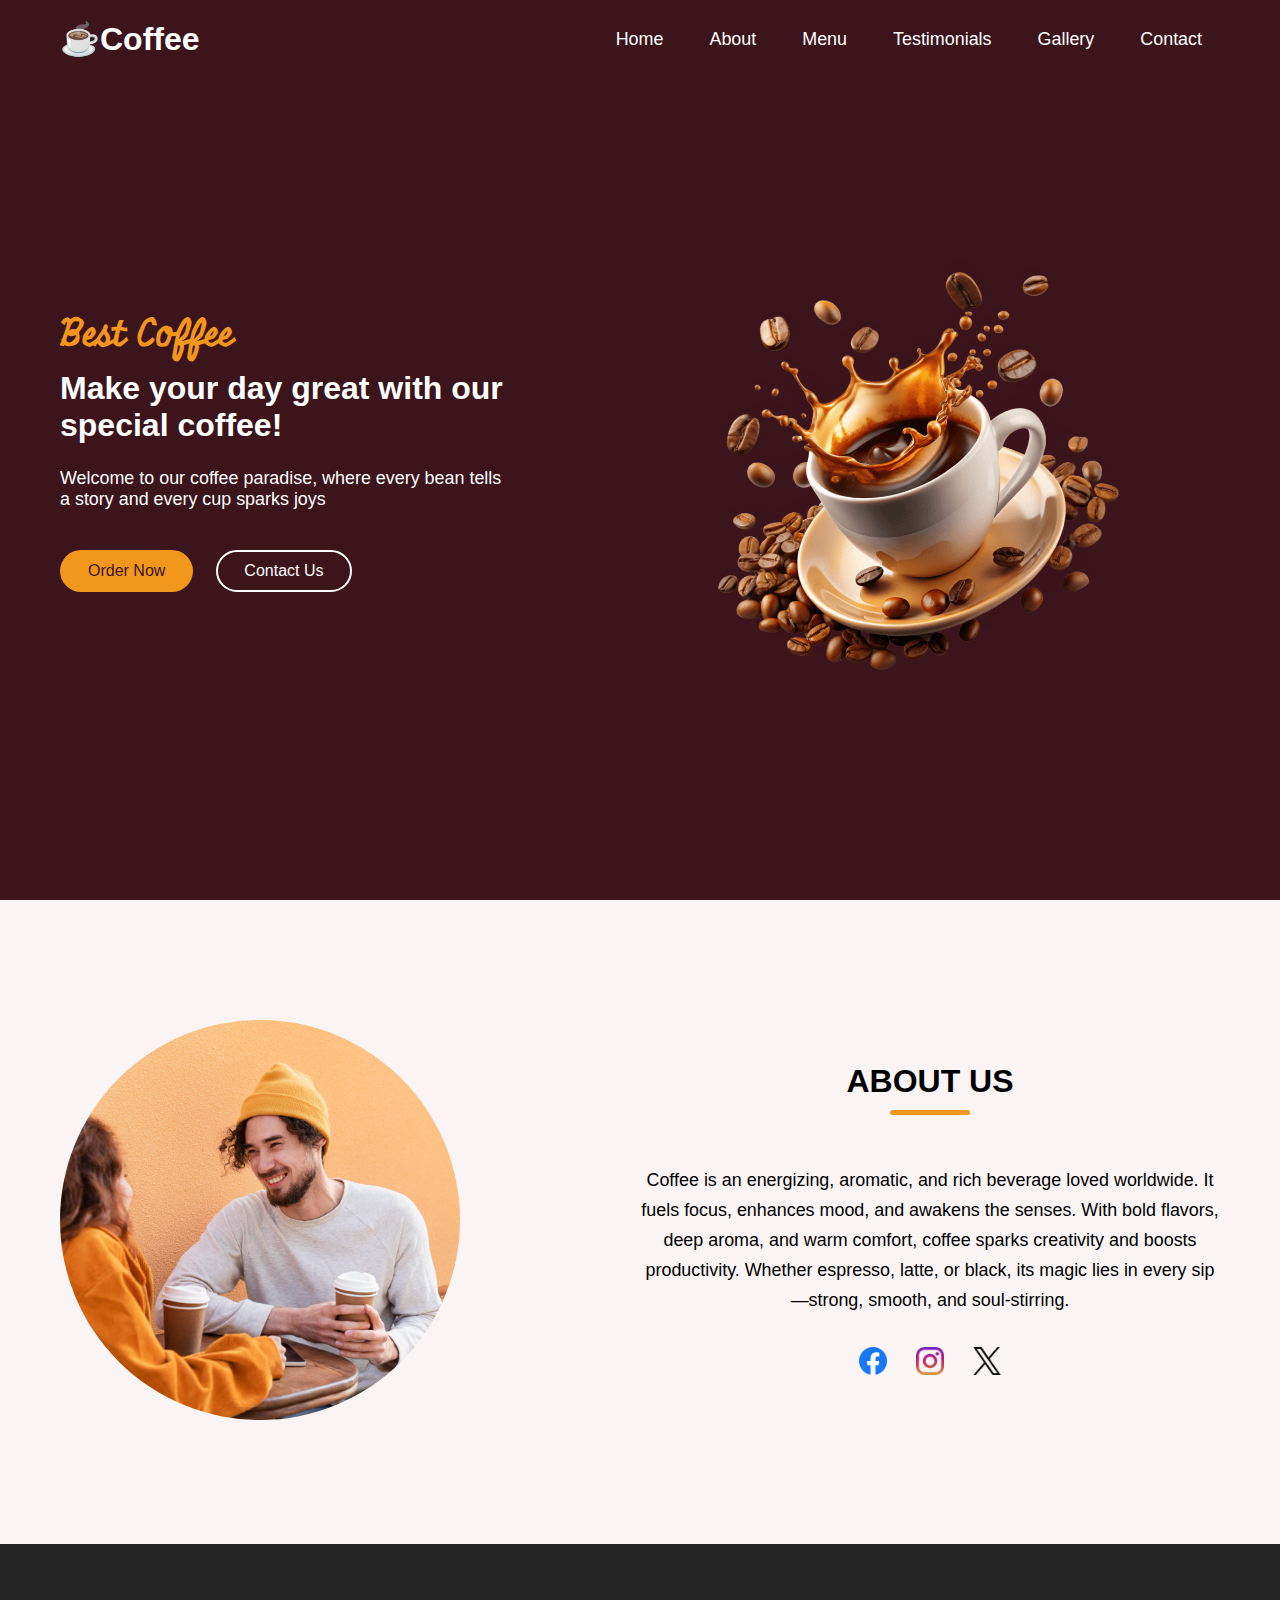
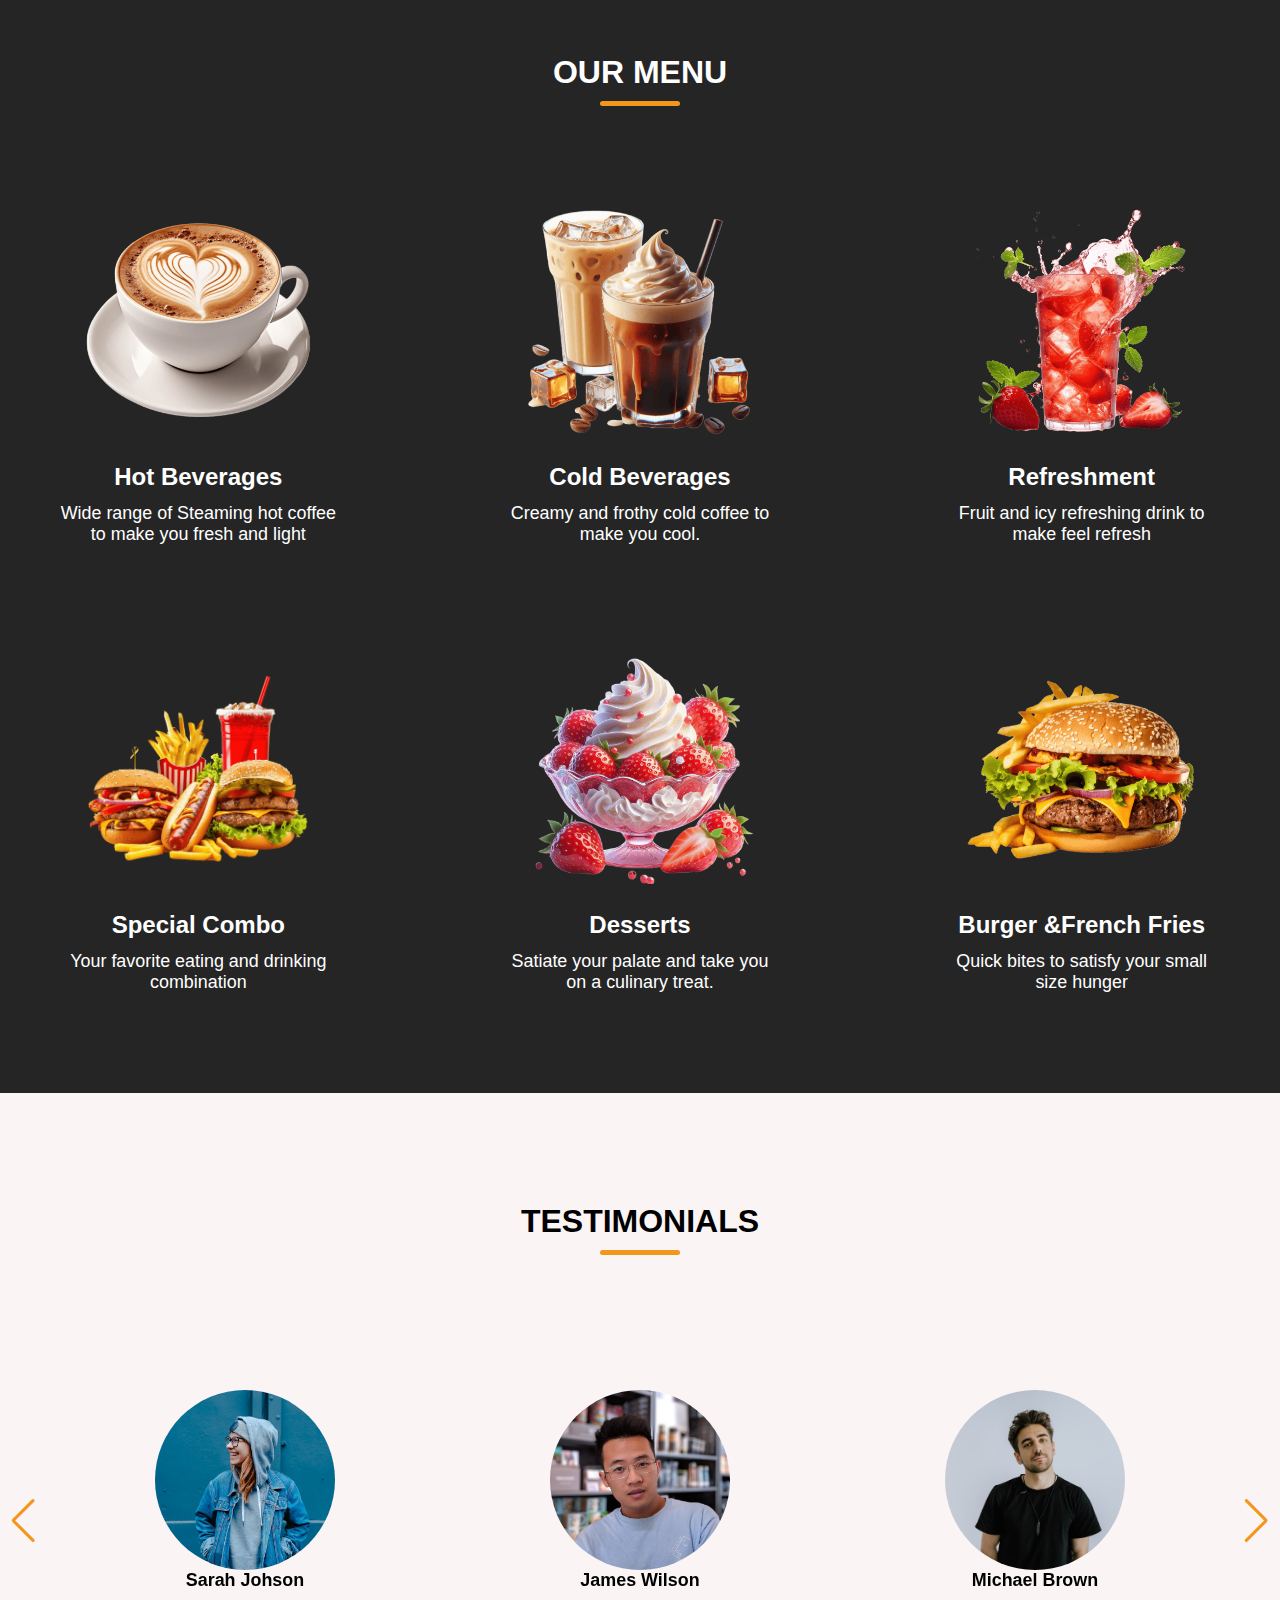
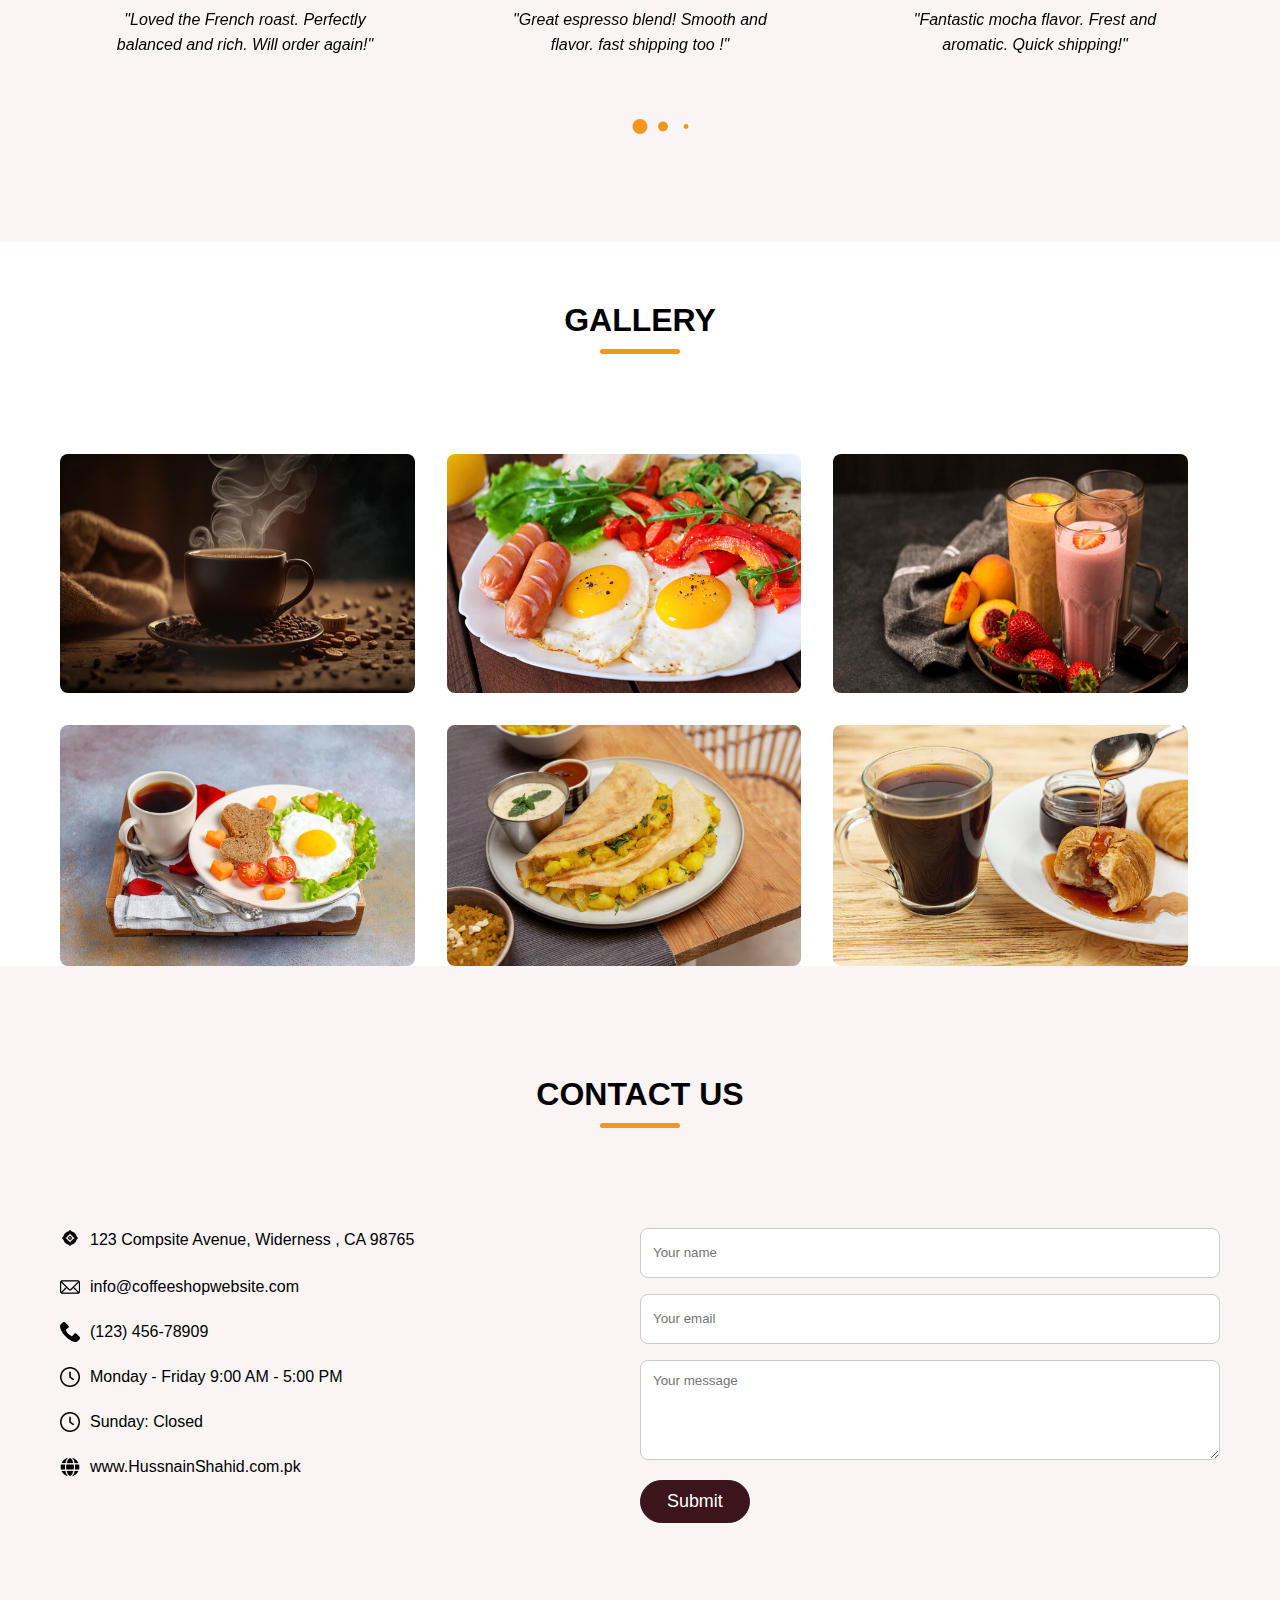
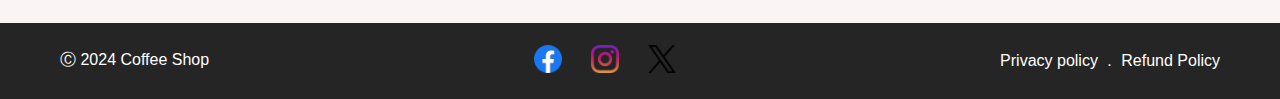
<file: index.html>
<!DOCTYPE html>
<html lang="en">
  <head>
    <meta charset="UTF-8" />
    <meta name="viewport" content="width=device-width, initial-scale=1.0" />
    <title>Coffee Website</title>
    <link rel="icon"  href="☕">
    <link
      href="https://fonts.googleapis.com/css2?family=Miniver&display=swap"
      rel="stylesheet"
    />
    <link
      rel="stylesheet"
      href="https://cdn.jsdelivr.net/npm/swiper@11/swiper-bundle.min.css"
    />

    <link rel="stylesheet" href="Coffee.css" />
  </head>
  <body>
    <!-- header /Navbar -->
    <header>
      <nav class="navbar section-content">
        <a href="#" class="nav-logo">
          <h2 class="logo-text">☕Coffee</h2>
        </a>
        <ul class="nav-menu">
          <img id="menu-close-button" src="images/close.png" alt="close icon" />
          <li class="nav-item">
            <a href="#" class="nav-link">Home</a>
          </li>
          <li class="nav-item">
            <a href="#about" class="nav-link">About</a>
          </li>
          <li class="nav-item">
            <a href="#menu" class="nav-link">Menu</a>
          </li>
          <li class="nav-item">
            <a href="#testimonails" class="nav-link">Testimonials</a>
          </li>
          <li class="nav-item">
            <a href="#gallery" class="nav-link">Gallery</a>
          </li>
          <li class="nav-item">
            <a href="#contact" class="nav-link">Contact</a>
          </li>
        </ul>
        <img id="menu-open-button" src="images/menu.png" alt="menu icon" />
      </nav>
    </header>
    <!--hero / inner content all  -->
    <main>
      <!--hero section  -->
      <section class="hero-section">
        <div class="section-content">
          <div class="hero-details">
            <h2 class="title">Best Coffee</h2>
            <h3 class="subtitle">
              Make your day great with our special coffee!
            </h3>
            <p class="description">
              Welcome to our coffee paradise, where every bean tells a story and
              every cup sparks joys
            </p>

            <div class="buttons">
              <a href="#" class="button order-now">Order Now</a>
              <a href="#" class="button contact-us">Contact Us</a>
            </div>
          </div>
          <div class="hera-image-wrapper">
            <img
              src="images/coffee-hero-section.png"
              class="hero-image"
              alt="Coffee image"
            />
          </div>
        </div>
      </section>

      <!-- about section -->
      <section class="about-section" id="about">
        <div class="section-content">
          <div class="about-image-wrapper">
            <img
              src="images/about-image.jpg"
              alt="about coffec"
              class="about-image"
            />
          </div>
          <div class="about-details">
            <h2 class="section-title">About Us</h2>
            <p class="text">
              Coffee is an energizing, aromatic, and rich beverage loved
              worldwide. It fuels focus, enhances mood, and awakens the senses.
              With bold flavors, deep aroma, and warm comfort, coffee sparks
              creativity and boosts productivity. Whether espresso, latte, or
              black, its magic lies in every sip—strong, smooth, and
              soul-stirring.
            </p>
            <div class="social-link-list">
              <a href="#"
                ><img src="images/facebook.png" alt="" class="social-link"
              /></a>
              <a href="#"
                ><img src="images/instagram.png" alt="" class="social-link"
              /></a>
              <a href="#"
                ><img src="images/twitter.png" alt="" class="social-link"
              /></a>
            </div>
          </div>
        </div>
      </section>

      <!-- Menu section -->
      <section class="menu-section" id="menu" >
        <h2 class="section-title">Our Menu</h2>
        <div class="section-content">
          <ul class="menu-list">
            <li class="menu-item">
              <img
                src="images/hot-beverages.png"
                alt="hot beverages"
                class="menu-image"
              />
              <h3 class="name">Hot Beverages</h3>
              <p class="text">
                Wide range of Steaming hot coffee to make you fresh and light
              </p>
            </li>
            <li class="menu-item">
              <img
                src="images/cold-beverages.png"
                alt="cold beverages"
                class="menu-image"
              />
              <h3 class="name">Cold Beverages</h3>
              <p class="text">
                Creamy and frothy cold coffee to make you cool.
              </p>
            </li>
            <li class="menu-item">
              <img
                src="images/refreshment.png"
                alt="refreshment"
                class="menu-image"
              />
              <h3 class="name">Refreshment</h3>
              <p class="text">
                Fruit and icy refreshing drink to make feel refresh
              </p>
            </li>
            <li class="menu-item">
              <img
                src="images/special-combo.png"
                alt="special-combo"
                class="menu-image"
              />
              <h3 class="name">Special Combo</h3>
              <p class="text">Your favorite eating and drinking combination</p>
            </li>
            <li class="menu-item">
              <img
                src="images/desserts.png"
                alt="hot desserts"
                class="menu-image"
              />
              <h3 class="name">Desserts</h3>
              <p class="text">
                Satiate your palate and take you on a culinary treat.
              </p>
            </li>
            <li class="menu-item">
              <img
                src="images/burger-frenchfries.png"
                alt="burger-frenchfries"
                class="menu-image"
              />
              <h3 class="name">Burger &French Fries</h3>
              <p class="text">Quick bites to satisfy your small size hunger</p>
            </li>
          </ul>
        </div>
      </section>

      <!-- testimonials -->
      <section class="testimonials-section" id="testimonails">
        <h2 class="section-title">Testimonials</h2>
        <div class="section-contect">
          <div class="slider-container swiper">
            <div class="slider-wrapper">
              <ul class="testimonials-list swiper-wrapper">
                <li class="testimonail swiper-slide">
                  <img src="images/user-1.jpg" class="user-image" alt="User" />
                  <h3 class="name">Sarah Johson</h3>
                  <i class="feedback"
                    >"Loved the French roast. Perfectly balanced and rich. Will
                    order again!"</i
                  >
                </li>
                <li class="testimonail swiper-slide">
                  <img src="images/user-2.jpg" class="user-image" alt="User" />
                  <h3 class="name">James Wilson</h3>
                  <i class="feedback"
                    >"Great espresso blend! Smooth and flavor. fast shipping too
                    !"</i
                  >
                </li>
                <li class="testimonail swiper-slide">
                  <img src="images/user-3.jpg" class="user-image" alt="User" />
                  <h3 class="name">Michael Brown</h3>
                  <i class="feedback"
                    >"Fantastic mocha flavor. Frest and aromatic. Quick
                    shipping!"</i
                  >
                </li>
                <li class="testimonail swiper-slide">
                  <img src="images/user-4.jpg" class="user-image" alt="User" />
                  <h3 class="name">Emily Garris</h3>
                  <i class="feedback"
                    >"Excellent quality! Fresh beans and quick delivery. Kighly
                    recommend!"</i
                  >
                </li>
                <li class="testimonail swiper-slide">
                  <img src="images/user-5.jpg" class="user-image" alt="User" />
                  <h3 class="name">Anthony Thompson</h3>
                  <i class="feedback"
                    >"Loved the French roast. Perfectly balanced and rich. Will
                    order again!"</i
                  >
                </li>
              </ul>

              <div class="swiper-pagination"></div>
              <div class="swiper-slide-button swiper-button-prev"></div>
              <div class="swiper-slide-button swiper-button-next"></div>
            </div>
          </div>
        </div>
      </section>

      <!-- Gallery section -->
       <sectoin class="gallery-section" id="gallery">
        <h2 class="section-title">Gallery</h2>
        <div class="section-content">
            <ul class="gallery-list">
                <li class="gallery-item">
                    <img src="images/gallery-1.jpg" alt="gallery" class="gallery-image">
                </li>
                <li class="gallery-item">
                    <img src="images/gallery-2.jpg" alt="gallery" class="gallery-image">
                </li>
                <li class="gallery-item">
                    <img src="images/gallery-3.jpg" alt="gallery" class="gallery-image">
                </li>
                <li class="gallery-item">
                    <img src="images/gallery-4.jpg" alt="gallery" class="gallery-image">
                </li>
                <li class="gallery-item">
                    <img src="images/gallery-5.jpg" alt="gallery" class="gallery-image">
                </li>
                <li class="gallery-item">
                    <img src="images/gallery-6.jpg" alt="gallery" class="gallery-image">
                </li>
            </ul>
        </div>
       </sectoin>

       <!-- contact section -->
        <section class="contact-section" id="contact" >
            <h2 class="section-title">Contact Us</h2>
            <div class="section-content">
                <ul class="scontact-info-list">
                    <li class="contact-info">
                        <div><img src="images/target.png" class="targetimage" alt=""></div>
                        <div>123 Compsite Avenue, Widerness , CA 98765</div>
                    </li>
                    <li class="contact-info">
                        <img src="images/mail.png" class="targetimage" alt="">
                        <p>info@coffeeshopwebsite.com</p>
                    </li>
                    <li class="contact-info">
                        <img src="images/phonecall.png" class="targetimage" alt="">
                        <p>(123) 456-78909</p>
                    </li>
                    <li class="contact-info">
                        <img src="images/clock.png" class="targetimage" alt="">
                        <p>Monday - Friday 9:00 AM - 5:00 PM</p>
                    </li>
                    <li class="contact-info">
                        <img src="images/clock.png" class="targetimage" alt="">
                        <p>Sunday: Closed</p>
                    </li>
                    <li class="contact-info">
                        <img src="images/web.png" class="targetimage" alt="">
                        <p>www.HussnainShahid.com.pk</p>
                    </li>
                </ul>
                <form action="#" class="contact-form" >
                    <input type="text" required placeholder="Your name"  class="form-input">
                    <input type="email" required placeholder="Your email" class="form-input">
                    <textarea placeholder="Your message" class="form-input" id="text-input"  required></textarea>
                    <button class="submit-button">Submit</button>
                </form>
            </div>
        </section>
        <!-- footer section -->
        <footer class="footer-section" >
            <div class="section-content">
                <p class="copyright-text">&#9400; 2024 Coffee Shop</p>
                <div class="social-link-list">
              <a href="#"
                ><img src="images/facebook.png" alt="" class="social-link"
              /></a>
              <a href="#"
                ><img src="images/instagram.png" alt="" class="social-link"
              /></a>
              <a href="#"
                ><img src="images/twitter.png" alt="" class="social-link"
              /></a>
            </div>

            <p class="policy-text">
                <a href="#" class="policy-link">Privacy policy</a>
                <span class="separator" >.</span>
                <a href="#" class="policy-link">Refund Policy</a>
            </p>
            </div>
        </footer>
    </main>
    <script src="https://cdn.jsdelivr.net/npm/swiper@11/swiper-bundle.min.js"></script>


    <script src="Coffee.js"></script>
  </body>
</html>
</file>
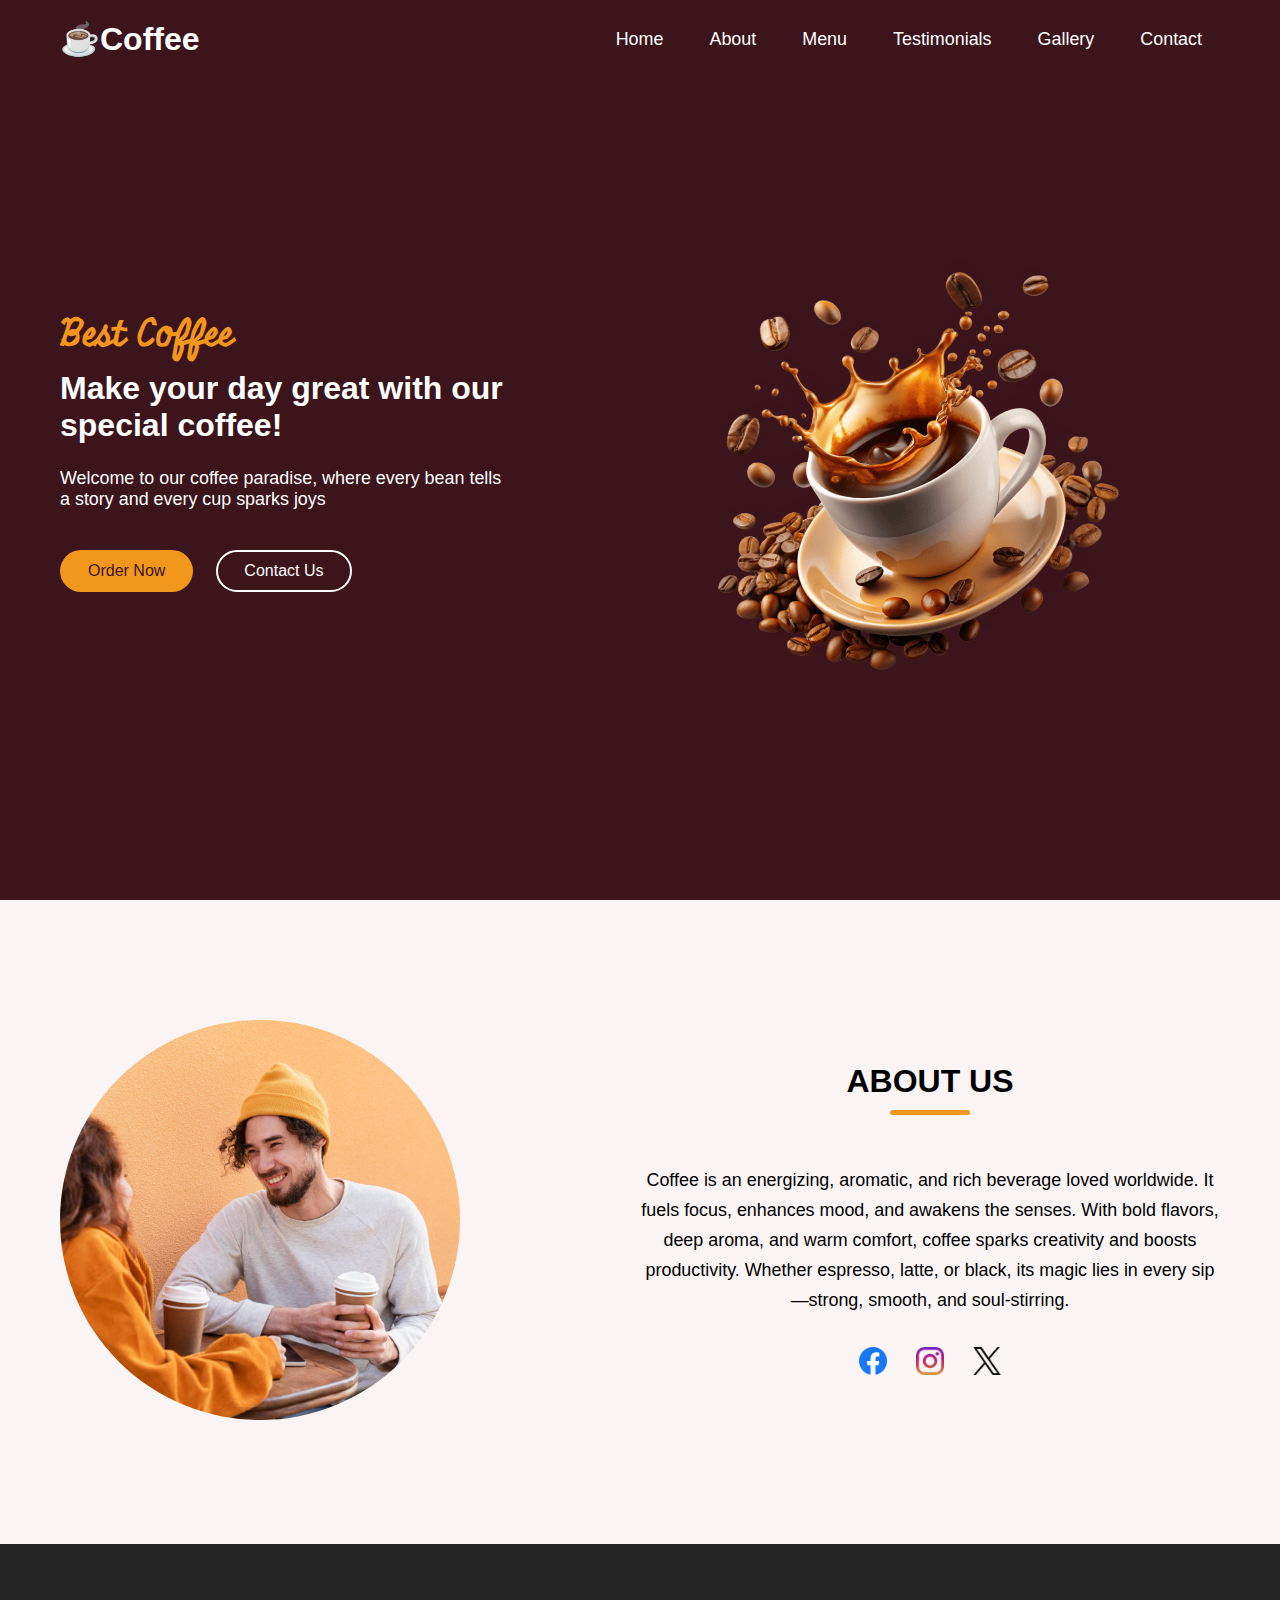
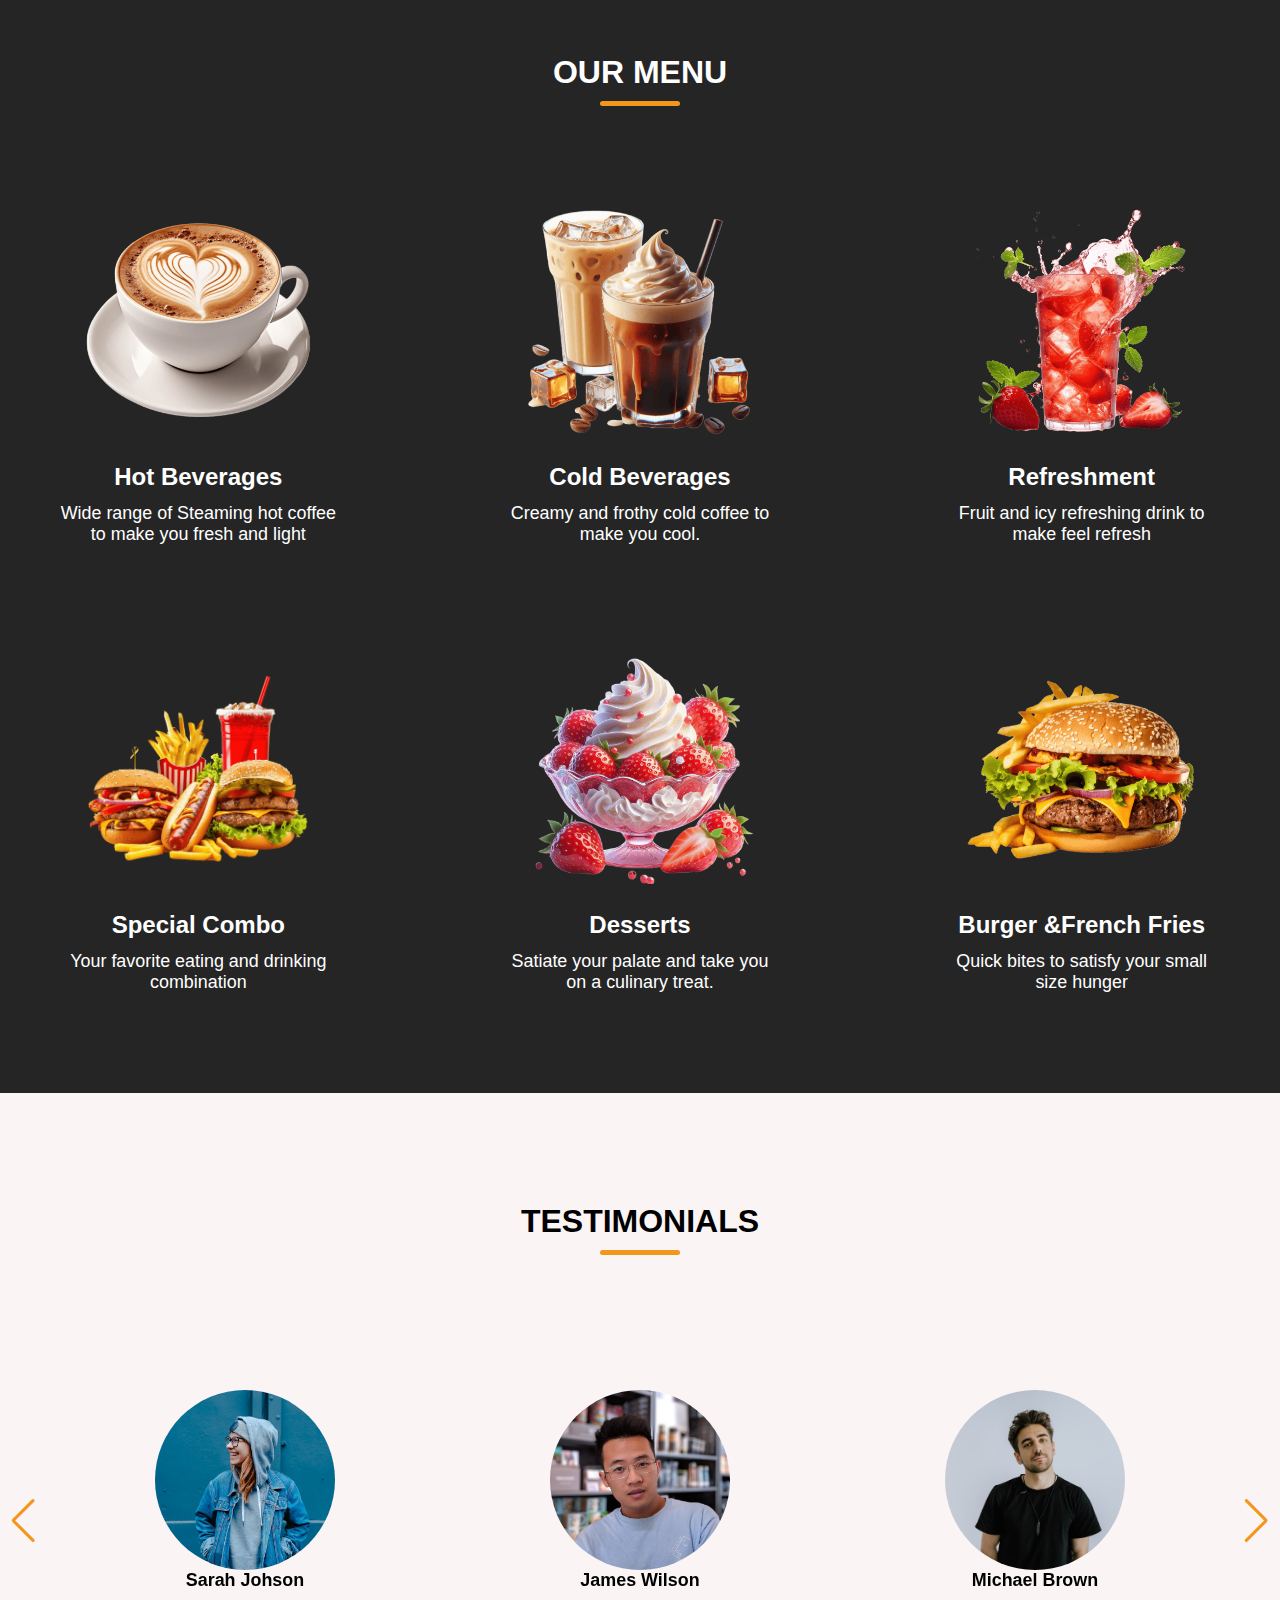
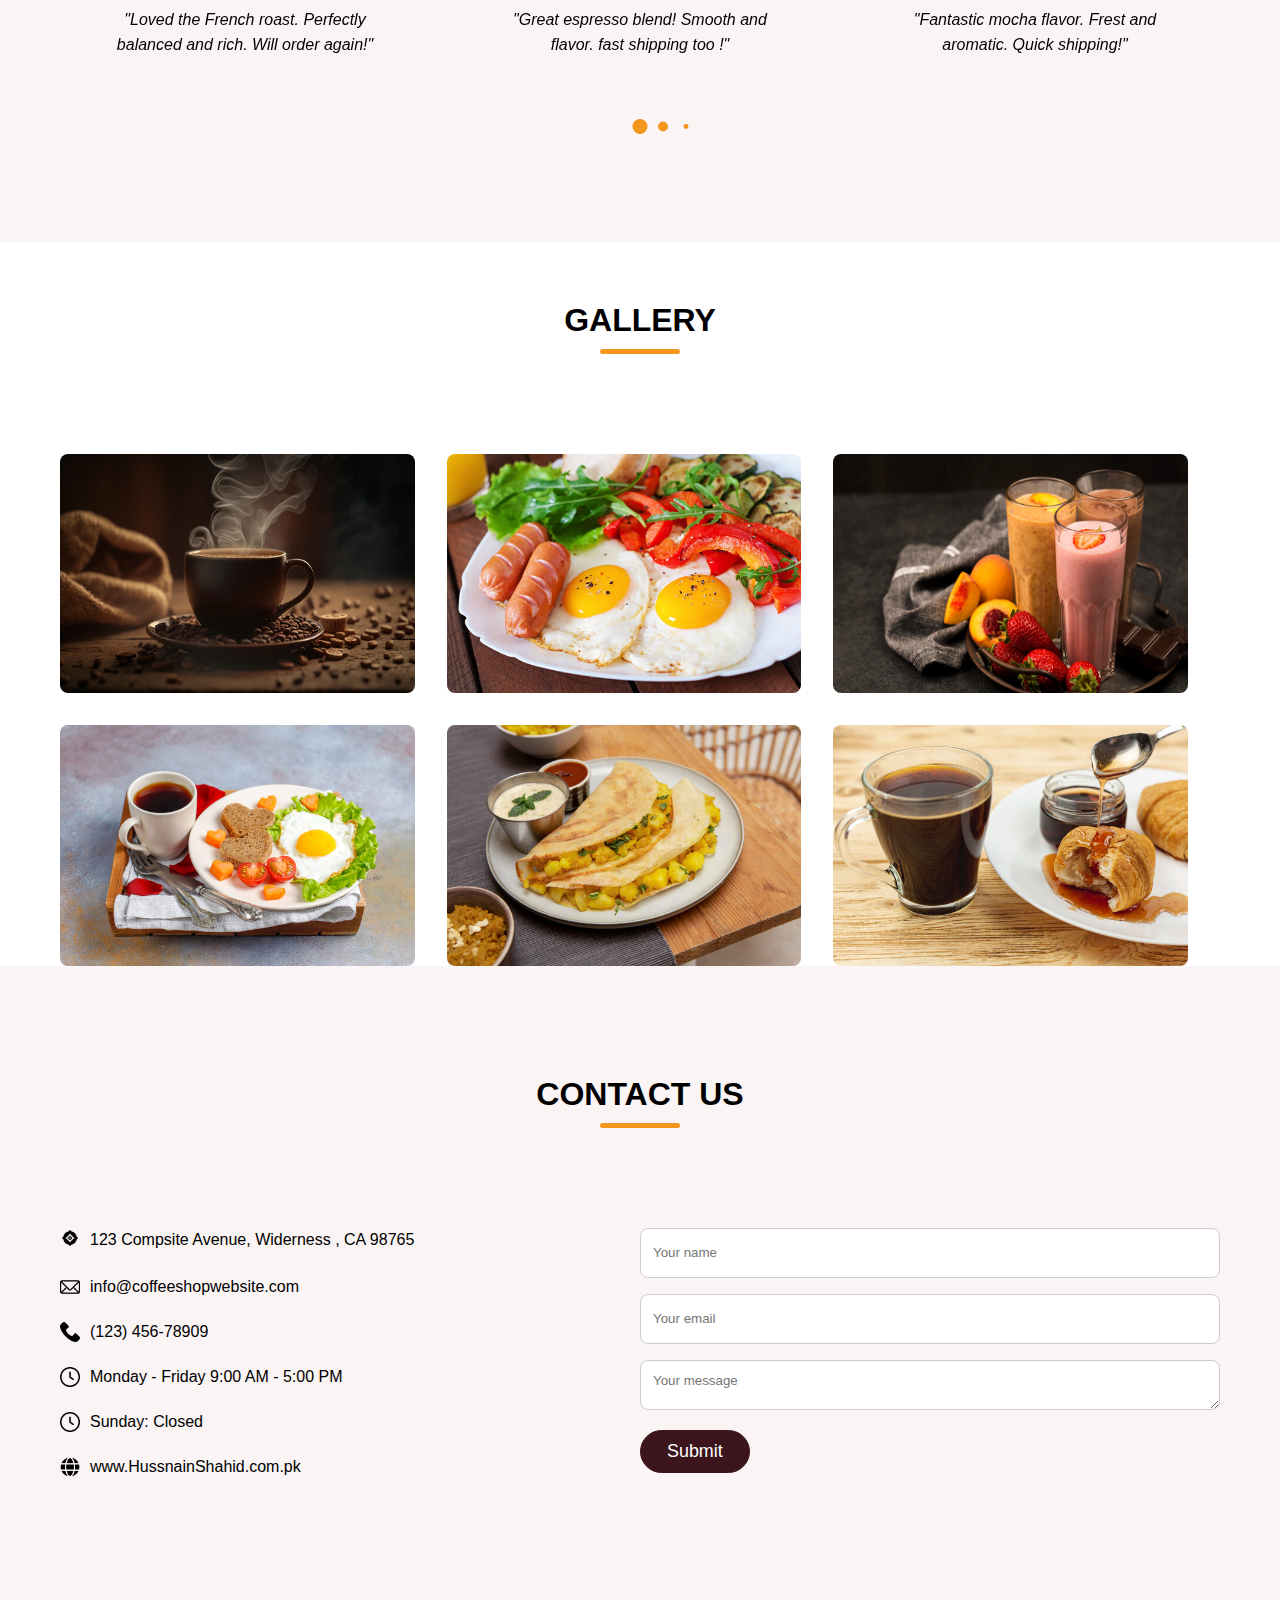
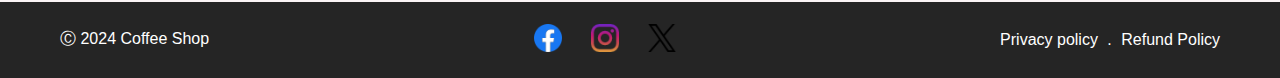
<file: Coffee.html>
<!DOCTYPE html>
<html lang="en">
  <head>
    <meta charset="UTF-8" />
    <meta name="viewport" content="width=device-width, initial-scale=1.0" />
    <title>Coffee Website</title>
    
    <link
      href="https://fonts.googleapis.com/css2?family=Miniver&display=swap"
      rel="stylesheet"
    />
    <link
      rel="stylesheet"
      href="https://cdn.jsdelivr.net/npm/swiper@11/swiper-bundle.min.css"
    />

    <link rel="stylesheet" href="Coffee.css" />
  </head>
  <body>
    <!-- header /Navbar -->
    <header>
      <nav class="navbar section-content">
        <a href="#" class="nav-logo">
          <h2 class="logo-text">☕Coffee</h2>
        </a>
        <ul class="nav-menu">
          <img id="menu-close-button" src="images/close.png" alt="close icon" />
          <li class="nav-item">
            <a href="#" class="nav-link">Home</a>
          </li>
          <li class="nav-item">
            <a href="#about" class="nav-link">About</a>
          </li>
          <li class="nav-item">
            <a href="#menu" class="nav-link">Menu</a>
          </li>
          <li class="nav-item">
            <a href="#testimonails" class="nav-link">Testimonials</a>
          </li>
          <li class="nav-item">
            <a href="#gallery" class="nav-link">Gallery</a>
          </li>
          <li class="nav-item">
            <a href="#contact" class="nav-link">Contact</a>
          </li>
        </ul>
        <img id="menu-open-button" src="images/menu.png" alt="menu icon" />
      </nav>
    </header>
    <!--hero / inner content all  -->
    <main>
      <!--hero section  -->
      <section class="hero-section">
        <div class="section-content">
          <div class="hero-details">
            <h2 class="title">Best Coffee</h2>
            <h3 class="subtitle">
              Make your day great with our special coffee!
            </h3>
            <p class="description">
              Welcome to our coffee paradise, where every bean tells a story and
              every cup sparks joys
            </p>

            <div class="buttons">
              <a href="#" class="button order-now">Order Now</a>
              <a href="#" class="button contact-us">Contact Us</a>
            </div>
          </div>
          <div class="hera-image-wrapper">
            <img
              src="images/coffee-hero-section.png"
              class="hero-image"
              alt="Coffee image"
            />
          </div>
        </div>
      </section>

      <!-- about section -->
      <section class="about-section" id="about">
        <div class="section-content">
          <div class="about-image-wrapper">
            <img
              src="images/about-image.jpg"
              alt="about coffec"
              class="about-image"
            />
          </div>
          <div class="about-details">
            <h2 class="section-title">About Us</h2>
            <p class="text">
              Coffee is an energizing, aromatic, and rich beverage loved
              worldwide. It fuels focus, enhances mood, and awakens the senses.
              With bold flavors, deep aroma, and warm comfort, coffee sparks
              creativity and boosts productivity. Whether espresso, latte, or
              black, its magic lies in every sip—strong, smooth, and
              soul-stirring.
            </p>
            <div class="social-link-list">
              <a href="#"
                ><img src="images/facebook.png" alt="" class="social-link"
              /></a>
              <a href="#"
                ><img src="images/instagram.png" alt="" class="social-link"
              /></a>
              <a href="#"
                ><img src="images/twitter.png" alt="" class="social-link"
              /></a>
            </div>
          </div>
        </div>
      </section>

      <!-- Menu section -->
      <section class="menu-section" id="menu" >
        <h2 class="section-title">Our Menu</h2>
        <div class="section-content">
          <ul class="menu-list">
            <li class="menu-item">
              <img
                src="images/hot-beverages.png"
                alt="hot beverages"
                class="menu-image"
              />
              <h3 class="name">Hot Beverages</h3>
              <p class="text">
                Wide range of Steaming hot coffee to make you fresh and light
              </p>
            </li>
            <li class="menu-item">
              <img
                src="images/cold-beverages.png"
                alt="cold beverages"
                class="menu-image"
              />
              <h3 class="name">Cold Beverages</h3>
              <p class="text">
                Creamy and frothy cold coffee to make you cool.
              </p>
            </li>
            <li class="menu-item">
              <img
                src="images/refreshment.png"
                alt="refreshment"
                class="menu-image"
              />
              <h3 class="name">Refreshment</h3>
              <p class="text">
                Fruit and icy refreshing drink to make feel refresh
              </p>
            </li>
            <li class="menu-item">
              <img
                src="images/special-combo.png"
                alt="special-combo"
                class="menu-image"
              />
              <h3 class="name">Special Combo</h3>
              <p class="text">Your favorite eating and drinking combination</p>
            </li>
            <li class="menu-item">
              <img
                src="images/desserts.png"
                alt="hot desserts"
                class="menu-image"
              />
              <h3 class="name">Desserts</h3>
              <p class="text">
                Satiate your palate and take you on a culinary treat.
              </p>
            </li>
            <li class="menu-item">
              <img
                src="images/burger-frenchfries.png"
                alt="burger-frenchfries"
                class="menu-image"
              />
              <h3 class="name">Burger &French Fries</h3>
              <p class="text">Quick bites to satisfy your small size hunger</p>
            </li>
          </ul>
        </div>
      </section>

      <!-- testimonials -->
      <section class="testimonials-section" id="testimonails">
        <h2 class="section-title">Testimonials</h2>
        <div class="section-contect">
          <div class="slider-container swiper">
            <div class="slider-wrapper">
              <ul class="testimonials-list swiper-wrapper">
                <li class="testimonail swiper-slide">
                  <img src="images/user-1.jpg" class="user-image" alt="User" />
                  <h3 class="name">Sarah Johson</h3>
                  <i class="feedback"
                    >"Loved the French roast. Perfectly balanced and rich. Will
                    order again!"</i
                  >
                </li>
                <li class="testimonail swiper-slide">
                  <img src="images/user-2.jpg" class="user-image" alt="User" />
                  <h3 class="name">James Wilson</h3>
                  <i class="feedback"
                    >"Great espresso blend! Smooth and flavor. fast shipping too
                    !"</i
                  >
                </li>
                <li class="testimonail swiper-slide">
                  <img src="images/user-3.jpg" class="user-image" alt="User" />
                  <h3 class="name">Michael Brown</h3>
                  <i class="feedback"
                    >"Fantastic mocha flavor. Frest and aromatic. Quick
                    shipping!"</i
                  >
                </li>
                <li class="testimonail swiper-slide">
                  <img src="images/user-4.jpg" class="user-image" alt="User" />
                  <h3 class="name">Emily Garris</h3>
                  <i class="feedback"
                    >"Excellent quality! Fresh beans and quick delivery. Kighly
                    recommend!"</i
                  >
                </li>
                <li class="testimonail swiper-slide">
                  <img src="images/user-5.jpg" class="user-image" alt="User" />
                  <h3 class="name">Anthony Thompson</h3>
                  <i class="feedback"
                    >"Loved the French roast. Perfectly balanced and rich. Will
                    order again!"</i
                  >
                </li>
              </ul>

              <div class="swiper-pagination"></div>
              <div class="swiper-slide-button swiper-button-prev"></div>
              <div class="swiper-slide-button swiper-button-next"></div>
            </div>
          </div>
        </div>
      </section>

      <!-- Gallery section -->
       <sectoin class="gallery-section" id="gallery">
        <h2 class="section-title">Gallery</h2>
        <div class="section-content">
            <ul class="gallery-list">
                <li class="gallery-item">
                    <img src="images/gallery-1.jpg" alt="gallery" class="gallery-image">
                </li>
                <li class="gallery-item">
                    <img src="images/gallery-2.jpg" alt="gallery" class="gallery-image">
                </li>
                <li class="gallery-item">
                    <img src="images/gallery-3.jpg" alt="gallery" class="gallery-image">
                </li>
                <li class="gallery-item">
                    <img src="images/gallery-4.jpg" alt="gallery" class="gallery-image">
                </li>
                <li class="gallery-item">
                    <img src="images/gallery-5.jpg" alt="gallery" class="gallery-image">
                </li>
                <li class="gallery-item">
                    <img src="images/gallery-6.jpg" alt="gallery" class="gallery-image">
                </li>
            </ul>
        </div>
       </sectoin>

       <!-- contact section -->
        <section class="contact-section" id="contact" >
            <h2 class="section-title">Contact Us</h2>
            <div class="section-content">
                <ul class="scontact-info-list">
                    <li class="contact-info">
                        <div><img src="images/target.png" class="targetimage" alt=""></div>
                        <div>123 Compsite Avenue, Widerness , CA 98765</div>
                    </li>
                    <li class="contact-info">
                        <img src="images/mail.png" class="targetimage" alt="">
                        <p>info@coffeeshopwebsite.com</p>
                    </li>
                    <li class="contact-info">
                        <img src="images/phonecall.png" class="targetimage" alt="">
                        <p>(123) 456-78909</p>
                    </li>
                    <li class="contact-info">
                        <img src="images/clock.png" class="targetimage" alt="">
                        <p>Monday - Friday 9:00 AM - 5:00 PM</p>
                    </li>
                    <li class="contact-info">
                        <img src="images/clock.png" class="targetimage" alt="">
                        <p>Sunday: Closed</p>
                    </li>
                    <li class="contact-info">
                        <img src="images/web.png" class="targetimage" alt="">
                        <p>www.HussnainShahid.com.pk</p>
                    </li>
                </ul>
                <form action="#" class="contact-form" >
                    <input type="text" required placeholder="Your name" class="form-input">
                    <input type="email" required placeholder="Your email" class="form-input">
                    <textarea placeholder="Your message" class="form-input" required></textarea>
                    <button class="submit-button">Submit</button>
                </form>
            </div>
        </section>
        <!-- footer section -->
        <footer class="footer-section" >
            <div class="section-content">
                <p class="copyright-text">&#9400; 2024 Coffee Shop</p>
                <div class="social-link-list">
              <a href="#"
                ><img src="images/facebook.png" alt="" class="social-link"
              /></a>
              <a href="#"
                ><img src="images/instagram.png" alt="" class="social-link"
              /></a>
              <a href="#"
                ><img src="images/twitter.png" alt="" class="social-link"
              /></a>
            </div>

            <p class="policy-text">
                <a href="#" class="policy-link">Privacy policy</a>
                <span class="separator" >.</span>
                <a href="#" class="policy-link">Refund Policy</a>
            </p>
            </div>
        </footer>
    </main>
    <script src="https://cdn.jsdelivr.net/npm/swiper@11/swiper-bundle.min.js"></script>


    <script src="Coffee.js"></script>
  </body>
</html>
</file>
<file: Coffee.css>
* {
  padding: 0%;
  margin: 0%;
  box-sizing: border-box;
  font-family: "Poppins", sans-serif;
}
/* import the google font */
@import url("https://fonts.googleapis.com/css2?family=Miniver&display=swap");
/* root */
:root {
  /* color */
  --white-color: #fff;
  --dark-color: #252525;
  --primary-color: #3b141c;
  --secondary-color: #f3961c;
  --light-pink-color: #faf4f5;
  --medium-gray-color: #ccc;

  /* font size */
  --font-size-s: 0.9rem;
  --font-size-n: 1rem;
  --font-size-m: 1.12rem;
  --font-size-l: 1.5rem;
  --font-size-xl: 2rem;
  --font-size-xxl: 2.3rem;

  /* font weight */
  --font-weight-normal: 400;
  --font-weight-medium: 500;
  --font-weight-semibold: 600;
  --font-weight-bold: 700;

  /*Border Radius */
  --border-radius-s: 8px;
  --border-radius-m: 30px;
  --border-radius-circle: 50%;

  /* site max width */
  --site-max-width: 1300px;
}
/* header design */
header {
  background-color: var(--primary-color);
  position: fixed;
  z-index: 5;
  width: 100%;
}
header .navbar {
  display: flex;
  padding: 20px 60px;
  align-items: center;
  justify-content: space-between;
}
.section-content {
  margin: 0 auto;
  padding: 0 60px;
  max-width: var(--site-max-width);
}
/* navbar design */
.navbar .nav-menu {
  display: flex;
  gap: 10px;
}
.navbar :where(#menu-open-button, #menu-close-button) {
  display: none;
}
.navbar .nav-logo .logo-text {
  color: var(--white-color);
  font-size: var(--font-size-xl);
  font-weight: var(--font-weight-semibold);
}
.navbar .nav-menu .nav-link {
  padding: 10px 18px;
  color: var(--white-color);
  border-radius: var(--border-radius-m);
  font-size: var(--font-size-m);
  transition: 0.3s ease;
}
.navbar .nav-menu .nav-link:hover {
  background-color: var(--secondary-color);
  color: var(--primary-color);
}
/* styling for whole site */
ul {
  list-style: none;
}
a {
  text-decoration: none;
}
button {
  cursor: pointer;
  border: none;
  background: none;
}
img {
  width: 100%;
}
img.hero-image {
  padding-top: 50px;
  width: 430px;
  margin-right: 60px;
}
/* hero */

.hero-section {
  min-height: 100vh;
  background-color: var(--primary-color);
}
.hero-section .section-content {
  display: flex;
  align-items: center;
  min-height: 100vh;
  color: var(--white-color);
  justify-content: space-between;
}
.hero-section .hero-details .title {
  font-size: var(--font-size-xxl);
  color: var(--secondary-color);
  font-family: "Miniver", "sans-serif";
}
.hero-section .hero-details .subtitle {
  margin-top: 8px;
  max-width: 70%;
  font-size: var(--font-size-xl);
  font-weight: var(--font-weight-semibold);
}

.hero-section .hero-details .description {
  font-size: var(--font-size-m);
  max-width: 70%;
  margin: 24px 0 40px;
}
.hero-section .hera-image-wrapper {
  max-width: 500px;
  margin-right: 30px;
}

.hero-section .hero-details .button {
  background-color: var(--secondary-color);
  color: var(--primary-color);
  border-bottom: var(--border-radius-m);
  padding: 10px 26px;
  border: 2px solid transparent;
  font-weight: var(--font-weight-medium);
  transition: 0, 3s ease;
  border-radius: var(--border-radius-m);
}
.hero-section .hero-details .button:hover,
.hero-section .hero-details .contact-us {
  color: var(--white-color);
  border-color: var(--white-color);
  background: transparent;
}
.hero-section .hero-details .contact-us:hover {
  color: var(--primary-color);
  border-color: var(--secondary-color);
  background: var(--secondary-color);
}
.hero-section .hero-details .buttons {
  display: flex;
  gap: 23px;
}
#menu-close-button {
  padding: 5px;
}
/* about section */
.about-section {
  padding: 120px 0;
  background-color: var(--light-pink-color);
}
.about-section .section-content {
  display: flex;
  align-items: center;
  justify-content: space-between;
}
.about-section .about-image-wrapper .about-image {
  height: 400px;
  width: 400px;
  object-fit: cover;
  border-radius: var(--border-radius-circle);
}
.section-title {
  text-align: center;
  padding: 60px 0 100px;
  text-transform: uppercase;
  font-size: var(--font-size-xl);
}
.section-title::after {
  content: "";
  width: 80px;
  height: 5px;
  display: block;
  background: var(--secondary-color);
  margin: 10px auto 0;
  border-radius: var(--border-radius-s);
}
.social-link {
  width: 32px;
  padding: 2px;
}
.about-section .about-details .section-title {
  padding: 0;
}
.about-section .about-details .text {
  line-height: 30px;
  margin: 50px 0 30px;
  text-align: center;
  font-size: var(--font-size-m);
  /* padding: 0 30px; */
}
.about-section .about-details {
  max-width: 50%;
}
.about-section .social-link-list {
  display: flex;
  justify-content: center;
  gap: 25px;
}
.about-section .social-link-list .social-link {
  color: var(--primary-color);
  font-size: var(--font-size-l);
  transition: 0.2s ease;
}
.about-section .social-link-list .social-link:hover {
  color: var(--secondary-color);
}

/* menu desiging */
.menu-section {
  color: var(--white-color);
  background-color: var(--dark-color);
  padding: 50px 0 100px;
}
.menu-section .menu-list {
  display: flex;
  flex-wrap: wrap;
  align-items: center;
  gap: 110px;
  justify-content: space-between;
}
.menu-section .menu-list .menu-item .menu-image {
  max-width: 83%;
  aspect-ratio: 1;
  margin-bottom: 15px;
  object-fit: contain;
}
.menu-section .menu-list .menu-item {
  display: flex;
  align-items: center;
  flex-direction: column;
  justify-content: space-between;
  text-align: center;
  width: calc(100% / 3 - 110px);
}
.menu-section .menu-list .menu-item .name {
  margin: 12px 0;
  font-size: var(--font-size-l);
  font-weight: var(--font-weight-semibold);
}
.menu-section .menu-list .menu-item .text {
  font-size: var(--font-size-m);
}

/*testimonials design  */
.testimonials-section {
  padding: 50px 0 100px;
  background: var(--light-pink-color);
}
.testimonials-section .testimonail {
  display: flex;
  user-select: none;
  padding: 35px;
  text-align: center;
  flex-direction: column;
  align-items: center;
}
.testimonials-section .testimonail img.user-image {
  width: 180px;
  height: 180px;
  object-fit: cover;
  border-radius: var(--border-radius-circle);
}
.testimonials-section .testimonail .name {
  margin-bottom: 16px;
  font-size: var(--font-size-m);
}
.testimonials-section .testimonail .feedback {
  line-height: 25px;
}
.testimonials-section .swiper-pagination-bullet {
  width: 15px;
  height: 15px;
  opacity: 1;
  background: var(--secondary-color);
}
.testimonials-section .swiper-slide-button {
  margin-top: -50px;
  color: var(--secondary-color);
  transition: 0.3 ease;
}
.testimonials-section .swiper-slide-button:hover {
  color: var(--primary-color);
}
.testimonials-section .slider-wrapper {
  overflow: hidden;
  margin: 0 60px 50px;
}

/* gallery design */
.gallery-section {
  padding: 50px 0 100px;
}
.gallery-section .gallery-list {
  display: flex;
  flex-wrap: wrap;
  gap: 32px;
}
.gallery-section .gallery-list .gallery-item {
  width: calc(100% / 3 - 32px);
  overflow: hidden;
  border-radius: var(--border-radius-s);
}
.gallery-section .gallery-item .gallery-image {
  width: 100%;
  height: 100%;
  cursor: zoom-in;
  transition: 0.3s ease;
}
.gallery-section .gallery-item:hover .gallery-image {
  transform: scale(1.3);
}

/* contact foam desiging */
.targetimage {
  width: 20px;
}
.contact-section {
  background: var(--light-pink-color);
  padding: 50px 0 100px;
}
.contact-section .section-content {
  display: flex;
  gap: 48px;
  align-items: self-start;
  justify-content: space-between;
}
.contact-info {
  display: flex;
  justify-content: flex-start;
  align-items: center;
  column-gap: 10px;
  padding-bottom: 25px;
}
.contact-section .contact-info-list .contact-info {
  display: flex;
  gap: 20px;
  margin: 20px 0;
  align-items: center;
  align-items: center;
}
.contact-section .contact-info-list .contact-info .targetimage {
  font-size: var(--border-radius-m);
}
.contact-section .contact-form .form-input  {
  width: 100%;
  height: 50px;
  background: var(--white-color);
  border: 1px solid var(--medium-gray-color);
  border-radius: var(--border-radius-s);
  padding: 0 12px;
  outline: none;
  margin-bottom: 16px;
}
.contact-section .contact-form .form-input {
  padding: 12px;
  resize: vertical;
}
.contact-section .contact-form #text-input{
  height: 100px;
}

.contact-section .contact-form .submit-button {
  background: var(--primary-color);
  padding: 10px 26px;
  color: var(--white-color);
  border-radius: var(--border-radius-m);
  font-weight: var(--font-weight-medium);
  font-size: var(--font-size-m);
  border: 1px solid var(--primary-color);
  transition: 0.3s ease;
}
.contact-section .contact-form .submit-button:hover {
  background: transparent;
  color: var(--primary-color);
}
.contact-section .contact-form {
  max-width: 50%;
}
.contact-section .contact-form .form-input:focus {
  border-color: var(--secondary-color);
}

/* footer */
.footer-section {
  background-color: var(--dark-color);
  padding: 20px 0;
}
.footer-section .section-content {
  display: flex;
  justify-content: space-between;
  align-items: center;
}
.footer-section :where(.copyright-text, .social-link, .policy-link) {
  color: var(--white-color);
  transition: 0.2s ease;
}
.footer-section .social-link-list {
  display: flex;
  gap: 25px;
}
.footer-section .social-link-list .social-link {
  font-size: var(--font-size-l);
}
.footer-section .social-link-list .social-link:hover,
.footer-section .policy-text .policy-link:hover {
  color: var(--secondary-color);
}
.footer-section .policy-text .separator {
  margin: 0 5px;
  color: var(--white-color);
}

@media screen and (max-width: 1024px) {
  .menu-section .menu-list .menu-item {
    width: calc(100% / 3 - 60px);
  }
  .menu-section .menu-list {
    gap: 60px;
  }
}

/* responsive */
@media screen and (max-width: 900px) {
  :root {
    --font-size-m: 1rem;
    --font-size-l: 1.3rem;
    --font-size-xl: 1.5rem;
    --font-size-xxl: 1.8rem;
  }

  body.show-mobile-menu header::before {
    content: "";
    position: fixed;
    left: 0;
    top: 0;
    height: 100%;
    width: 100%;
    backdrop-filter: blur(5px);
    background-color: rgba(0, 0, 0, 0.2);
  }
  .navbar :where(#menu-open-button, #menu-close-button) {
    font-size: var(--font-size-l);
    display: block;
    width: 30px;
  }
  .navbar #menu-close-button {
    position: absolute;
    right: 30px;
    top: 30px;
  }
  .navbar .nav-menu {
    display: block;
    position: fixed;
    left: -300px;
    top: 0;
    background-color: var(--white-color);
    width: 300px;
    height: 100%;
    display: flex;
    flex-direction: column;
    row-gap: 30px;
    padding-top: 100px;
    align-items: center;
    transition: left 0.2s ease;
  }
  body.show-mobile-menu .navbar .nav-menu {
    left: 0;
  }
  .navbar .nav-menu .nav-link {
    color: var(--dark-color);
    font-size: var(--font-size-l);
  }
  .hero-section .section-content {
    flex-direction: column-reverse;
    justify-content: center;
    padding: 30px 20px 20px;
    text-align: center;
    gap: 50px;
  }
  .hero-section .hero-image-wrapper {
    max-width: 270px;
    margin-right: 0;
  }
  .hero-section .hero-details .buttons {
    justify-content: center;
  }
  .hero-section .hero-details :is(.subtitle, .description),
  .about-section .about-details,
  .contact-section .contact-form {
    max-width: 100%;
  }
  .about-section .section-content {
    flex-direction: column;
    gap: 70px;
  }
  .about-section .about-image-wrapper .about-image {
    width: 100%;
    height: 100%;
    max-width: 250px;
    aspect-ratio: 1;
  }
  .menu-section .menu-list .menu-item {
    width: calc(100% / 2 - 30px);
  }
  .menu-section .menu-list {
    gap: 30px;
  }
  .menu-section .menu-list .menu-item .menu-image {
    max-width: 200px;
  }
  .gallery-section .gallery-list .gallery-item {
    width: calc(100% / 2 - 30px);
  }
  .gallery-section .gallery-list {
    gap: 30px;
  }
  .contact-section .gallery-list .gallery-item {
    width: calc(100% / 2 - 30px);
  }
  .contact-section .section-content {
    flex-direction: column-reverse;
    align-items: center;
  }
}

@media screen and (max-width: 640px) {
  .menu-section .menu-list .menu-item,
  .gallery-section .gallery-list .gallery-item {
    width: 100%;
  }
  .menu-section .menu-list {
    gap: 60px;
  }
  .testimonials-section .swiper-slide-button {
    display: none;
  }
  .testimonials-section .slider-wrapper {
    margin: 0 0 30px;
  }
  .footer-section .section-content {
    flex-direction: column;
    gap: 20px;
  }
}
</file>
